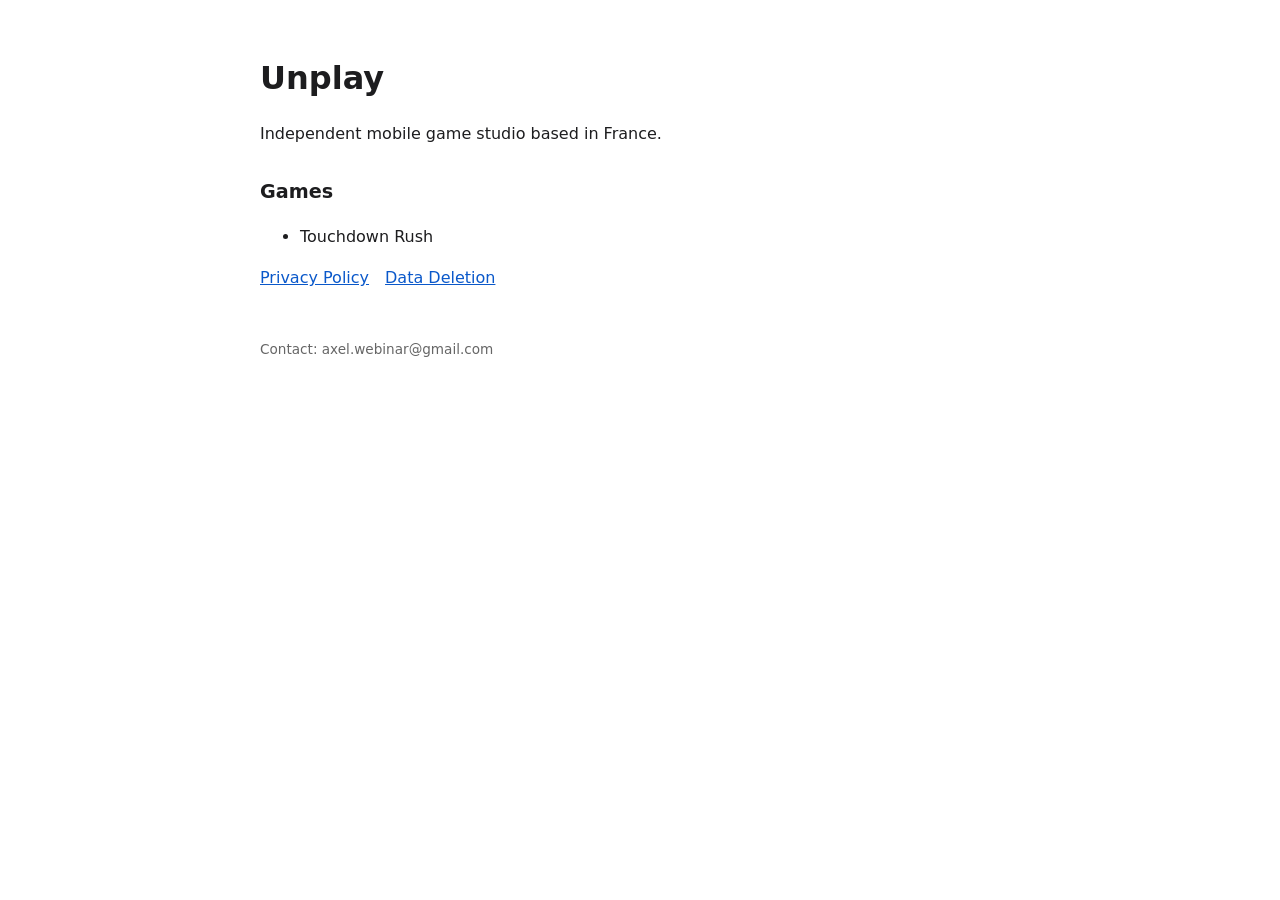
<file: index.html>
<!doctype html><html lang="en"><head><meta charset="utf-8"><meta name="viewport" content="width=device-width,initial-scale=1"><title>Unplay</title><link rel="stylesheet" href="style.css"></head>
<body><h1>Unplay</h1><p>Independent mobile game studio based in France.</p>
<h2>Games</h2><ul><li>Touchdown Rush</li></ul>
<nav><a href="privacy.html">Privacy Policy</a><a href="data-deletion.html">Data Deletion</a></nav>
<footer>Contact: axel.webinar@gmail.com</footer></body></html>
</file>
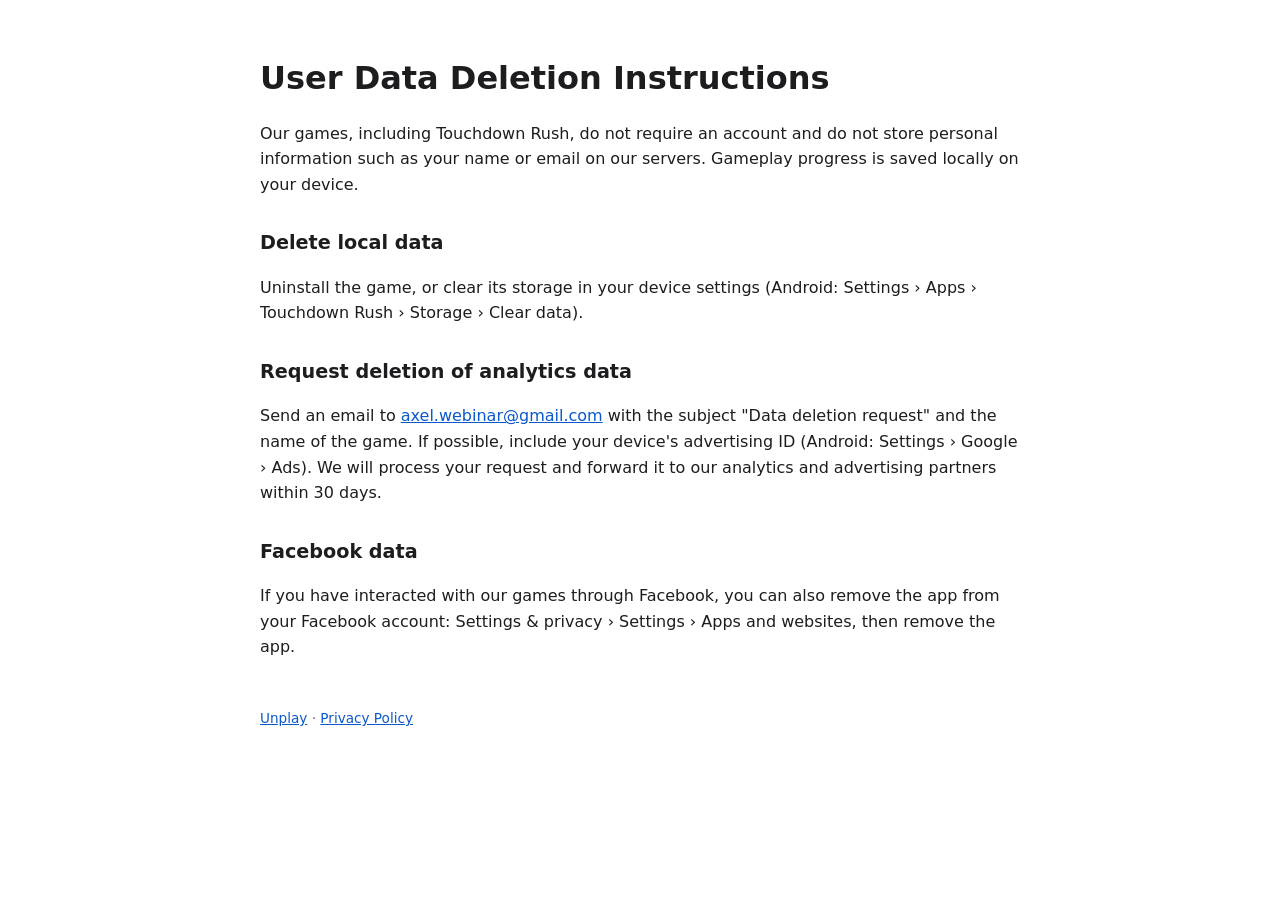
<file: data-deletion.html>
<!doctype html><html lang="en"><head><meta charset="utf-8"><meta name="viewport" content="width=device-width,initial-scale=1"><title>Data Deletion – Unplay</title><link rel="stylesheet" href="style.css"></head>
<body><h1>User Data Deletion Instructions</h1>
<p>Our games, including Touchdown Rush, do not require an account and do not store personal information such as your name or email on our servers. Gameplay progress is saved locally on your device.</p>
<h2>Delete local data</h2><p>Uninstall the game, or clear its storage in your device settings (Android: Settings › Apps › Touchdown Rush › Storage › Clear data).</p>
<h2>Request deletion of analytics data</h2>
<p>Send an email to <a href="mailto:axel.webinar@gmail.com?subject=Data%20deletion%20request">axel.webinar@gmail.com</a> with the subject "Data deletion request" and the name of the game. If possible, include your device's advertising ID (Android: Settings › Google › Ads). We will process your request and forward it to our analytics and advertising partners within 30 days.</p>
<h2>Facebook data</h2><p>If you have interacted with our games through Facebook, you can also remove the app from your Facebook account: Settings &amp; privacy › Settings › Apps and websites, then remove the app.</p>
<footer><a href="index.html">Unplay</a> · <a href="privacy.html">Privacy Policy</a></footer></body></html>
</file>
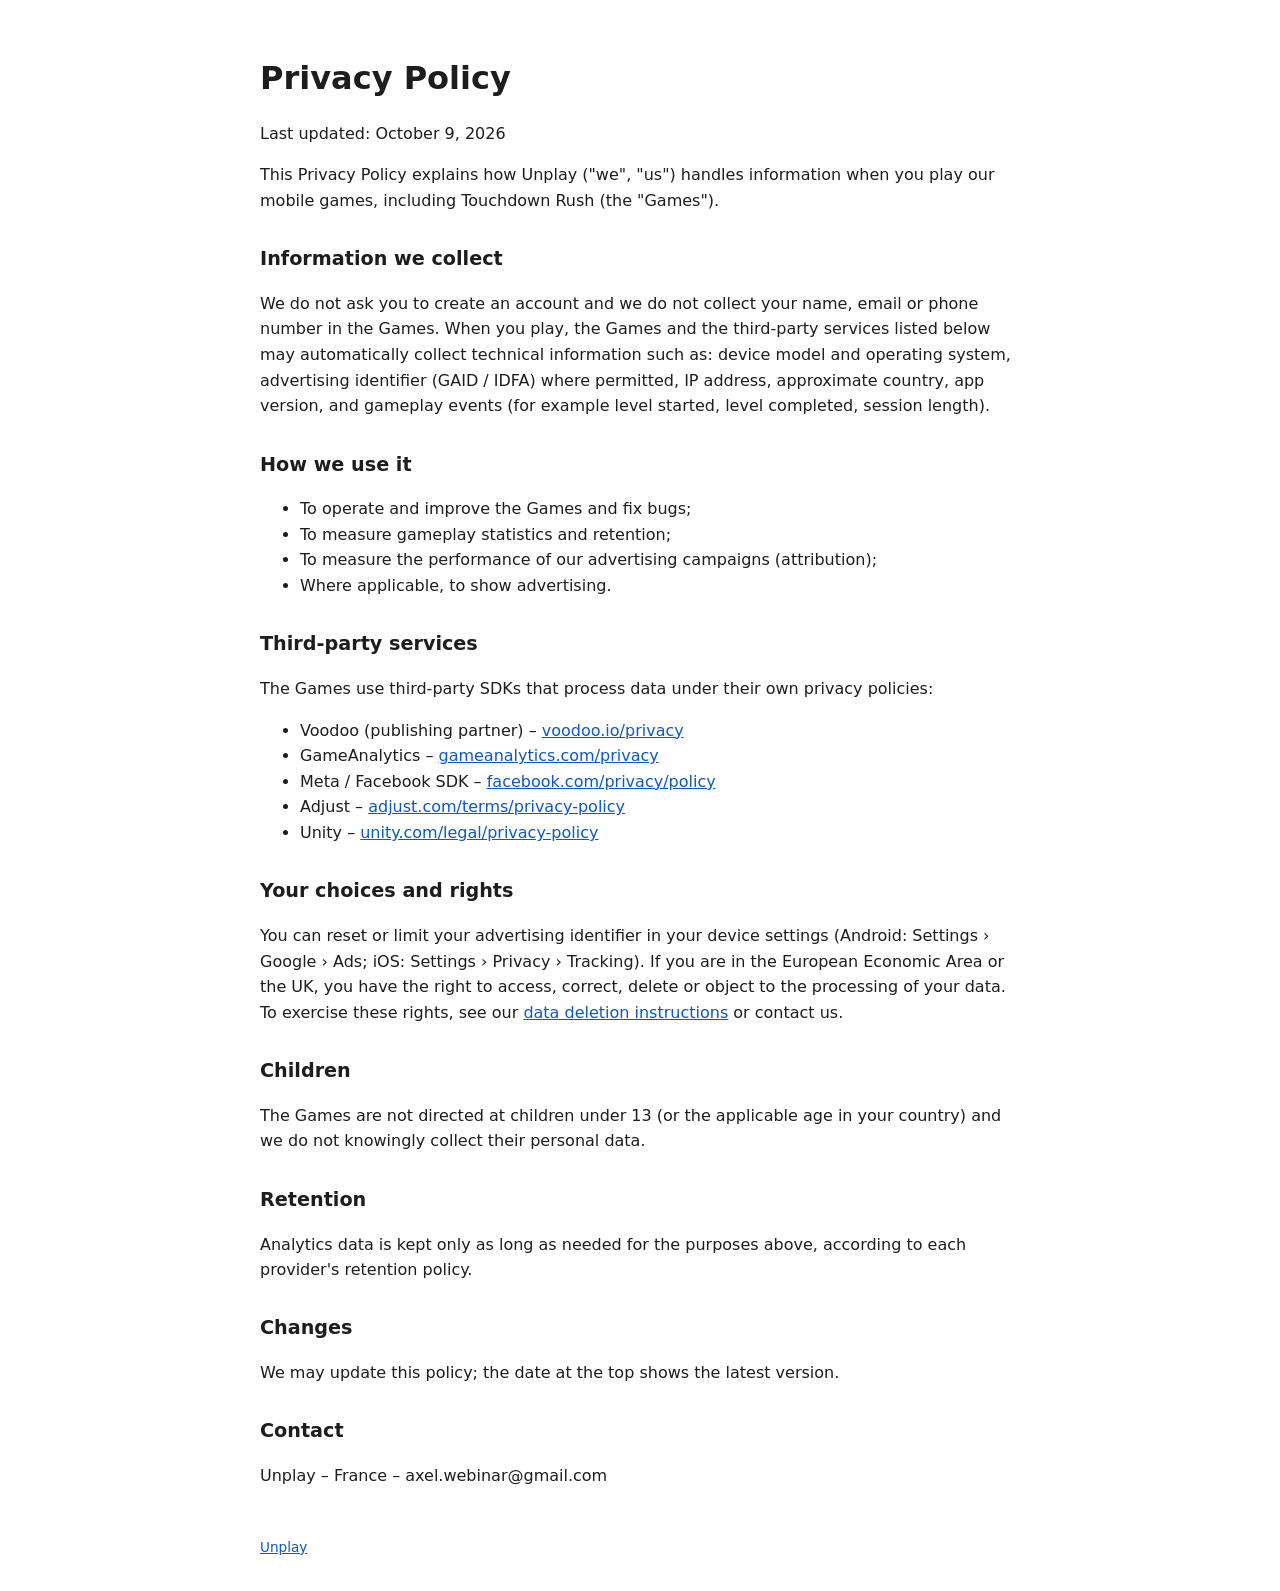
<file: privacy.html>
<!doctype html><html lang="en"><head><meta charset="utf-8"><meta name="viewport" content="width=device-width,initial-scale=1"><title>Privacy Policy – Unplay</title><link rel="stylesheet" href="style.css"></head>
<body><h1>Privacy Policy</h1><p>Last updated: October 9, 2026</p>
<p>This Privacy Policy explains how Unplay ("we", "us") handles information when you play our mobile games, including Touchdown Rush (the "Games").</p>
<h2>Information we collect</h2>
<p>We do not ask you to create an account and we do not collect your name, email or phone number in the Games. When you play, the Games and the third-party services listed below may automatically collect technical information such as: device model and operating system, advertising identifier (GAID / IDFA) where permitted, IP address, approximate country, app version, and gameplay events (for example level started, level completed, session length).</p>
<h2>How we use it</h2>
<ul><li>To operate and improve the Games and fix bugs;</li><li>To measure gameplay statistics and retention;</li><li>To measure the performance of our advertising campaigns (attribution);</li><li>Where applicable, to show advertising.</li></ul>
<h2>Third-party services</h2>
<p>The Games use third-party SDKs that process data under their own privacy policies:</p>
<ul>
<li>Voodoo (publishing partner) – <a href="https://www.voodoo.io/privacy">voodoo.io/privacy</a></li>
<li>GameAnalytics – <a href="https://gameanalytics.com/privacy/">gameanalytics.com/privacy</a></li>
<li>Meta / Facebook SDK – <a href="https://www.facebook.com/privacy/policy/">facebook.com/privacy/policy</a></li>
<li>Adjust – <a href="https://www.adjust.com/terms/privacy-policy/">adjust.com/terms/privacy-policy</a></li>
<li>Unity – <a href="https://unity.com/legal/privacy-policy">unity.com/legal/privacy-policy</a></li>
</ul>
<h2>Your choices and rights</h2>
<p>You can reset or limit your advertising identifier in your device settings (Android: Settings › Google › Ads; iOS: Settings › Privacy › Tracking). If you are in the European Economic Area or the UK, you have the right to access, correct, delete or object to the processing of your data. To exercise these rights, see our <a href="data-deletion.html">data deletion instructions</a> or contact us.</p>
<h2>Children</h2><p>The Games are not directed at children under 13 (or the applicable age in your country) and we do not knowingly collect their personal data.</p>
<h2>Retention</h2><p>Analytics data is kept only as long as needed for the purposes above, according to each provider's retention policy.</p>
<h2>Changes</h2><p>We may update this policy; the date at the top shows the latest version.</p>
<h2>Contact</h2><p>Unplay – France – axel.webinar@gmail.com</p>
<footer><a href="index.html">Unplay</a></footer></body></html>
</file>
<file: style.css>
body{font-family:system-ui,-apple-system,Segoe UI,Roboto,sans-serif;max-width:760px;margin:0 auto;padding:32px 16px;line-height:1.6;color:#1d1d1f;background:#fff}
h1{font-size:2rem;margin-bottom:.2em}h2{margin-top:1.6em;font-size:1.2rem}
a{color:#0a58ca}nav a{margin-right:16px}footer{margin-top:48px;font-size:.85rem;color:#666}
</file>
